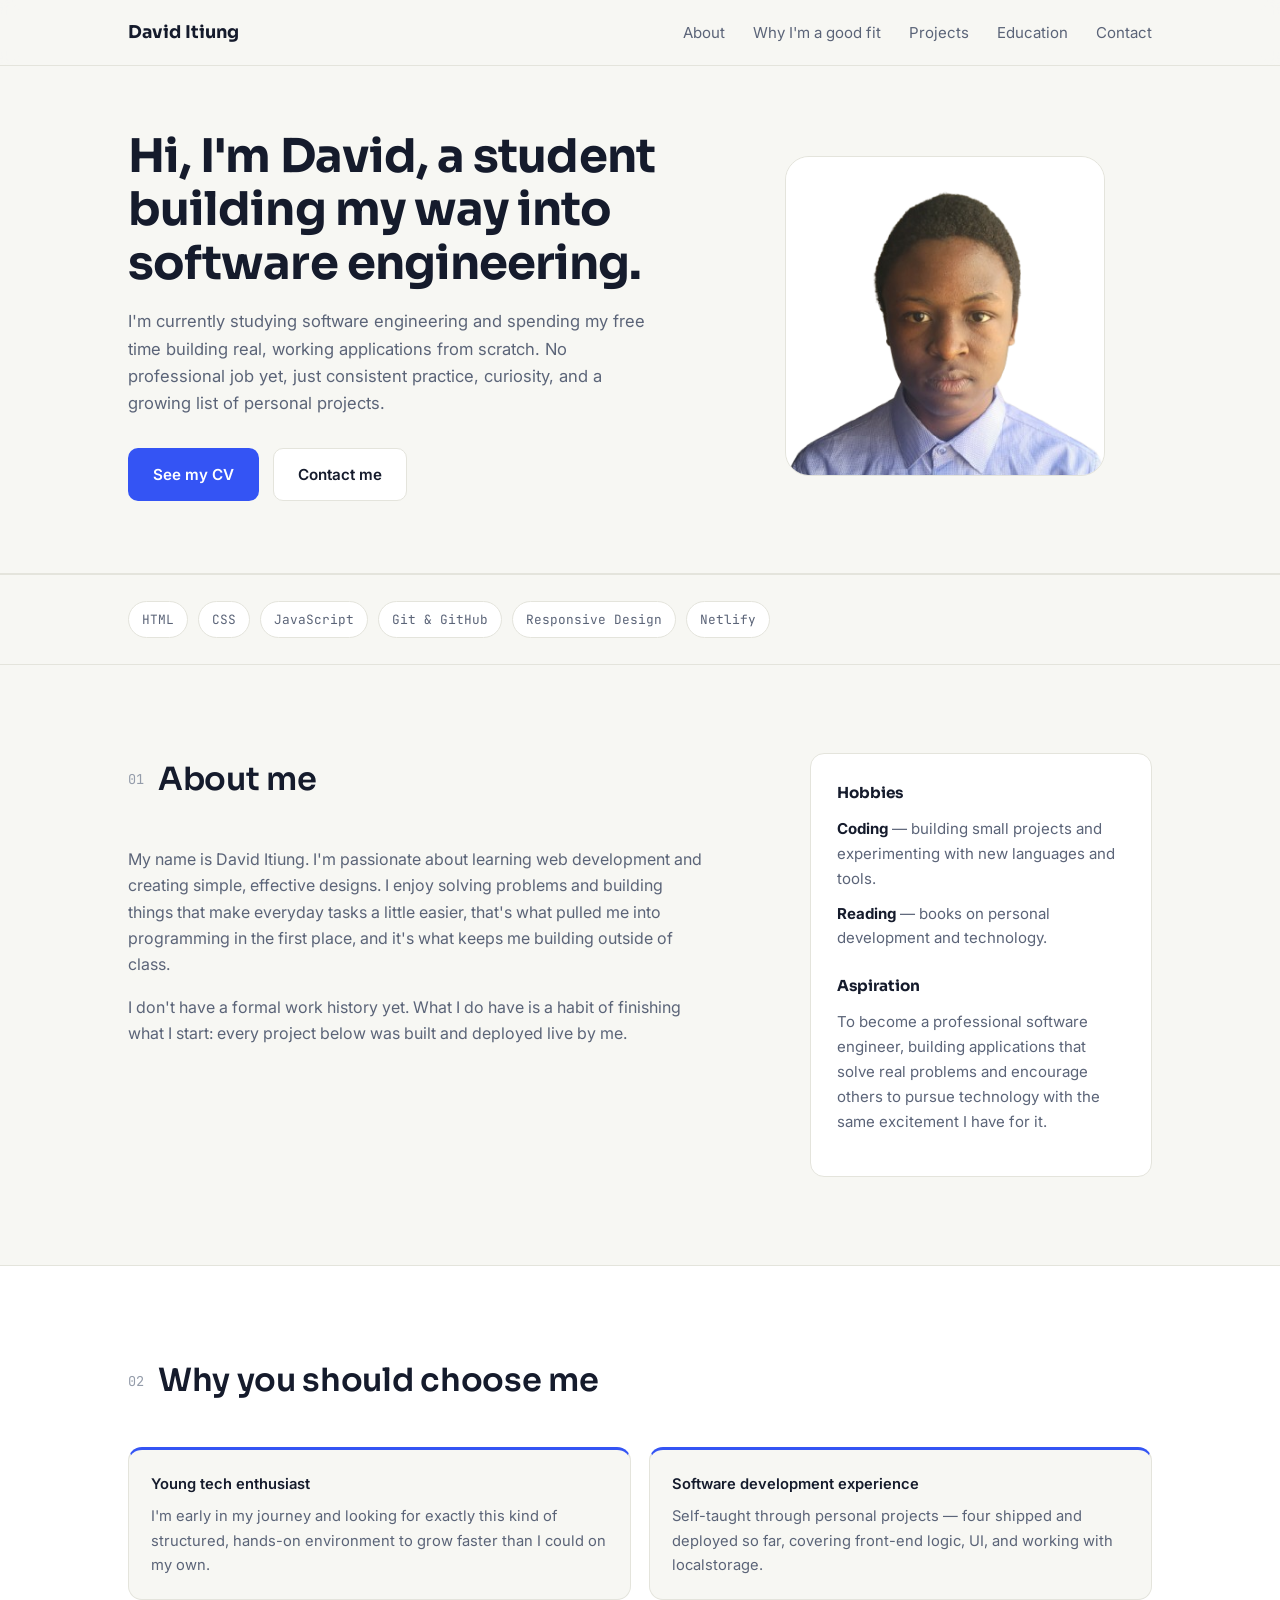
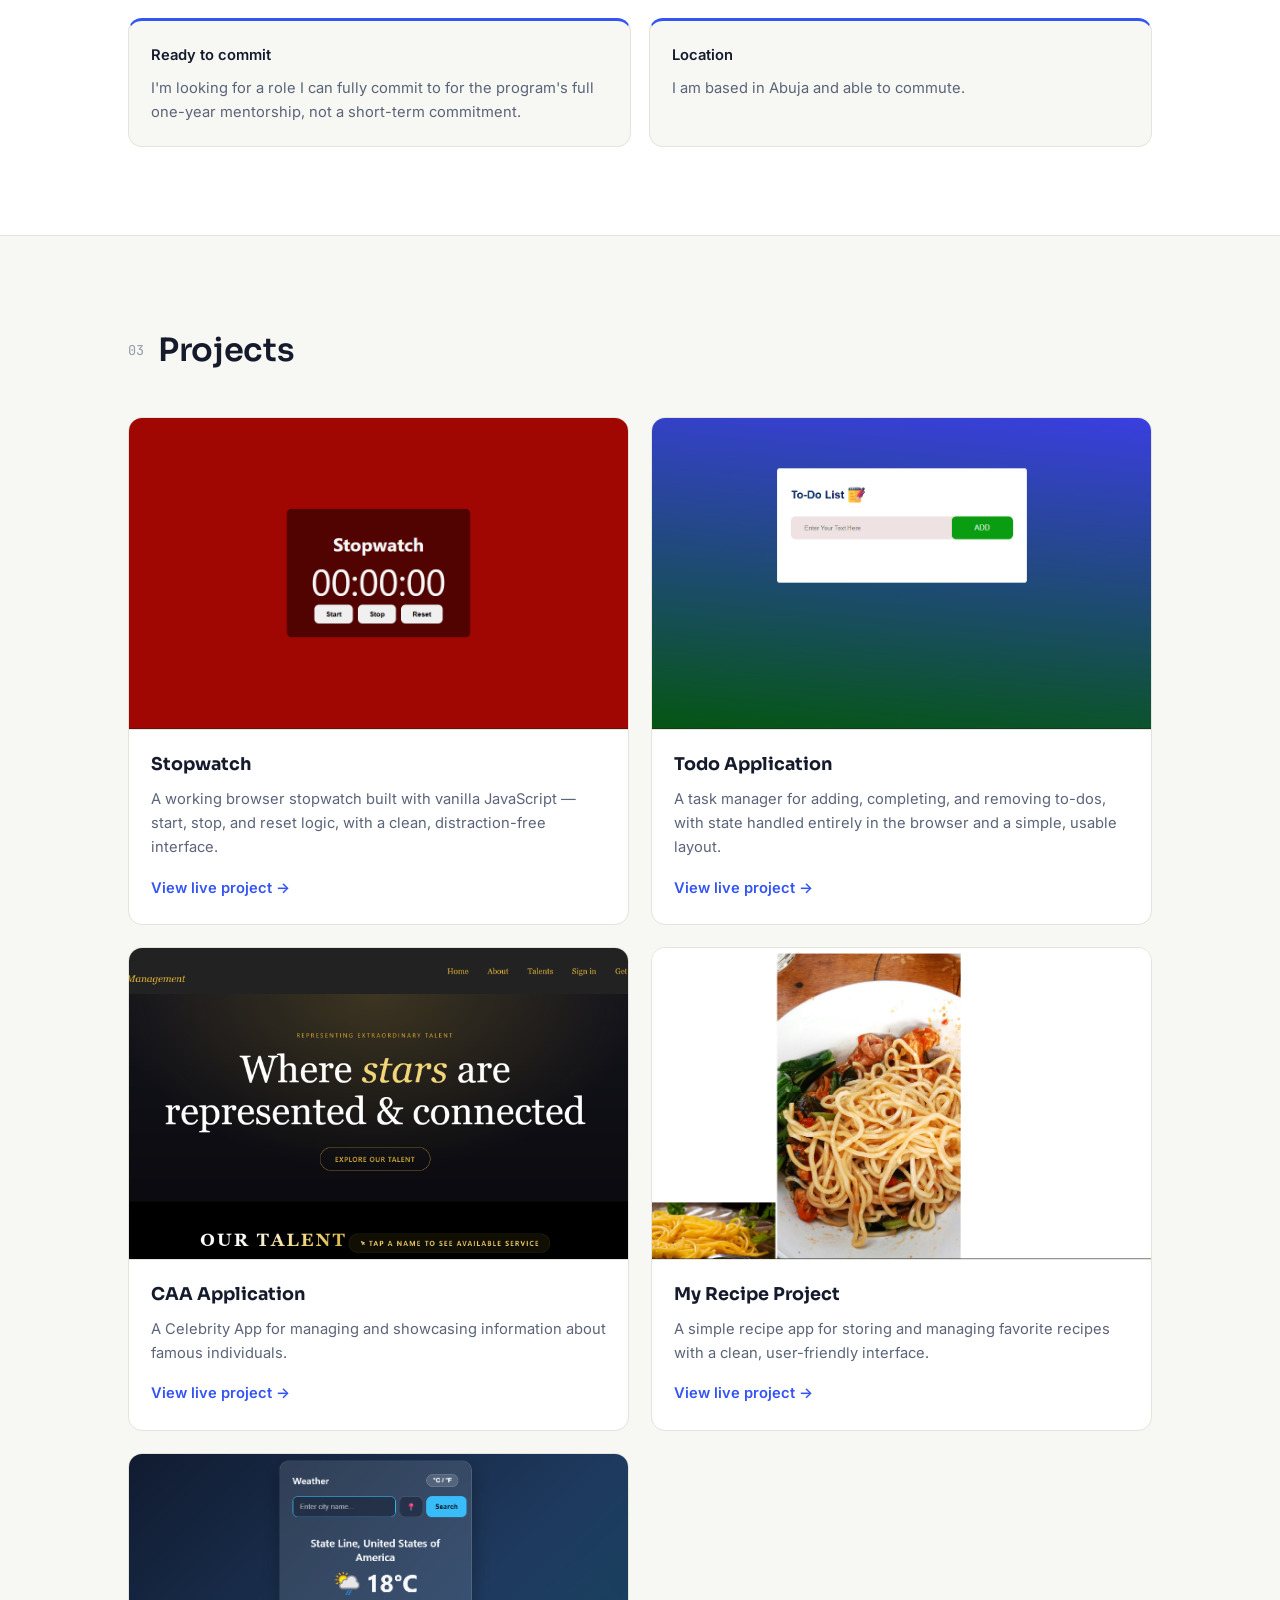
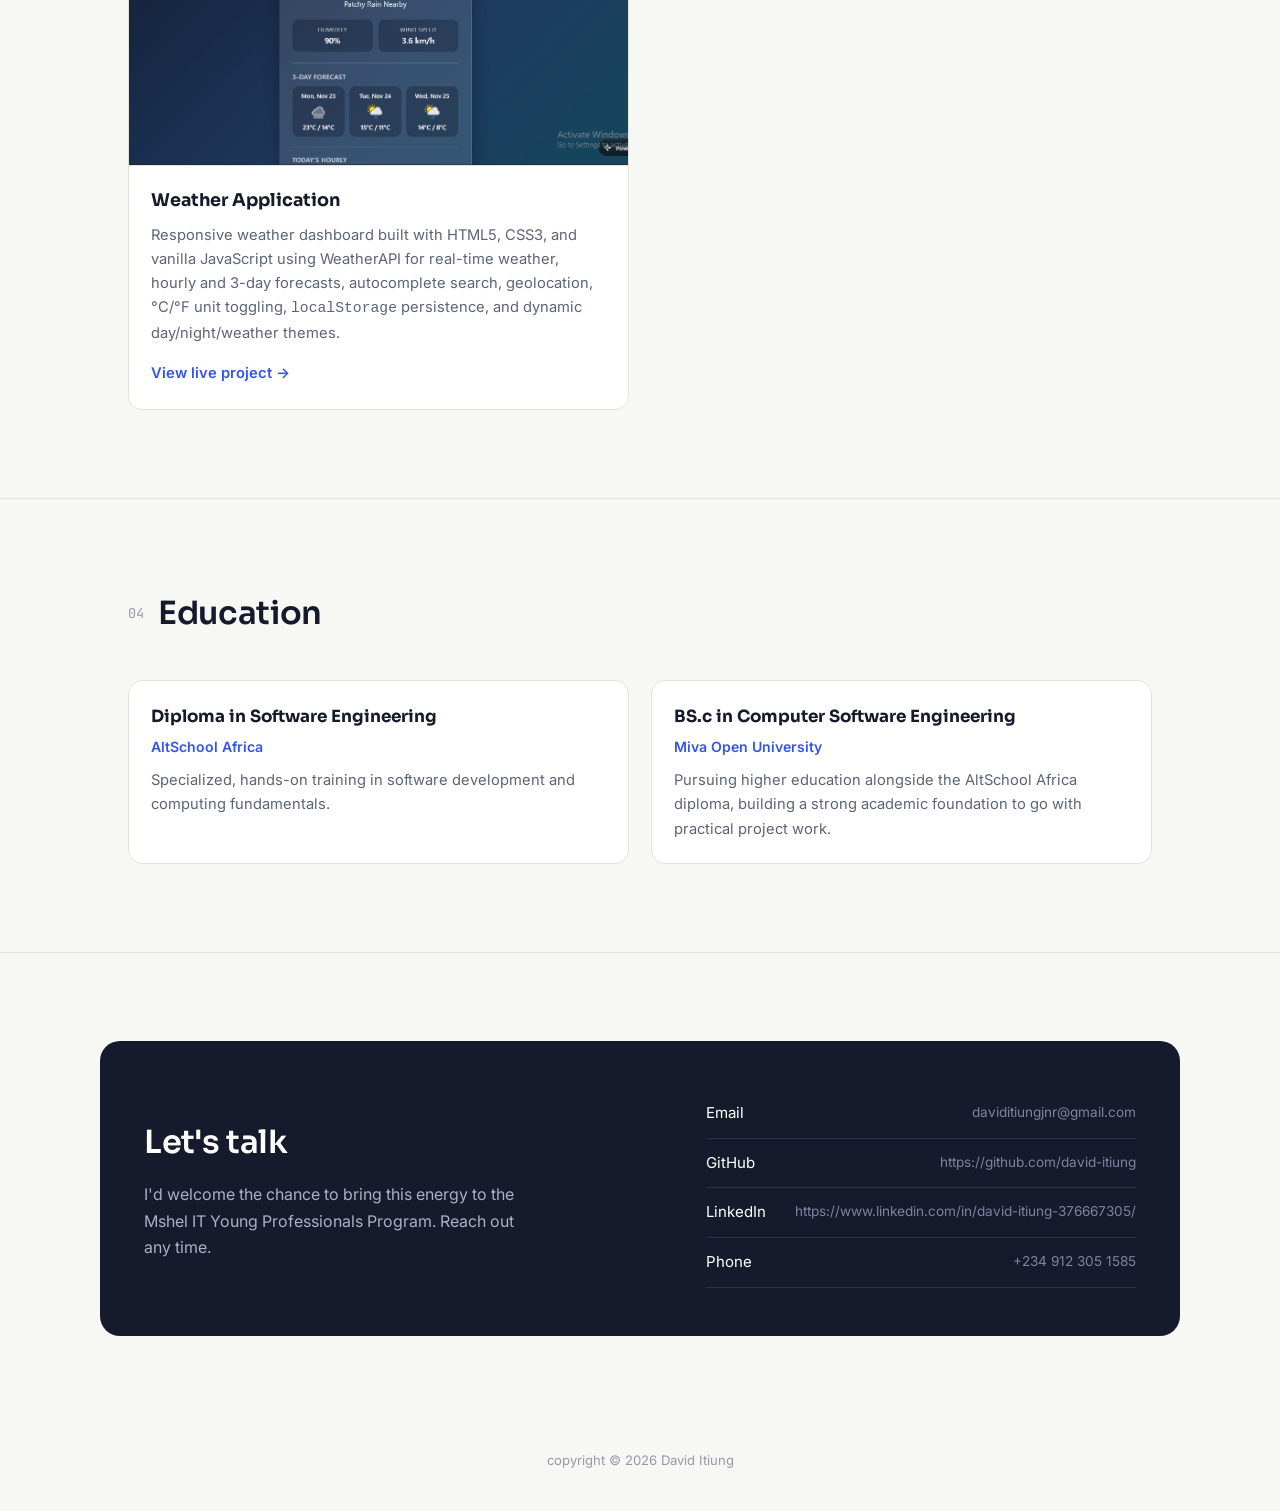
<file: index.html>
<!DOCTYPE html>
<html lang="en">
<head>
<meta charset="UTF-8">
<meta name="viewport" content="width=device-width, initial-scale=1.0">
<title>David Itiung — Aspiring Software Engineer</title>
<link rel="preconnect" href="https://fonts.googleapis.com">
<link rel="preconnect" href="https://fonts.gstatic.com" crossorigin>
<link href="https://fonts.googleapis.com/css2?family=Sora:wght@500;600;700&family=Inter:wght@400;500;600&family=JetBrains+Mono:wght@500&display=swap" rel="stylesheet">
<link rel="stylesheet" href="style.css">
</head>
<body>

<header class="site-header">
  <nav class="nav wrap">
    <a href="#top" class="brand">David Itiung</a>
    <ul class="nav-links" id="navLinks">
      <li><a href="#about">About</a></li>
      <li><a href="#fit">Why I'm a good fit</a></li>
      <li><a href="#projects">Projects</a></li>
      <li><a href="#education">Education</a></li>
      <li><a href="#contact">Contact</a></li>
    </ul>
    <button class="nav-toggle" id="navToggle" aria-label="Toggle menu" aria-expanded="false">
      <svg width="18" height="18" viewBox="0 0 18 18" fill="none"><path d="M2 4H16M2 9H16M2 14H16" stroke="currentColor" stroke-width="1.4"/></svg>
    </button>
  </nav>
</header>

<main id="top">

  <!-- HERO -->
  <section class="hero">
    <div class="wrap hero-grid">
      <div class="hero-text">
        <!-- <p class="tag-badge">Applying: Mshel IT Young Professionals Program</p> -->
        <h1>Hi, I'm David, a student building my way into software engineering.</h1>
        <p class="lede">I'm currently studying software engineering and spending my free time building real, working applications from scratch. No professional job yet, just consistent practice, curiosity, and a growing list of personal projects.</p>
        <div class="cta-row">
          <a href="https://drive.google.com/file/d/1sBCvOGcnR8YR-WGK9mXuzUW9VdCUR5rV/view?usp=drive_link" class="btn btn-primary">See my CV</a>
          <a href="#contact" class="btn btn-outline">Contact me</a>
        </div>
      </div>
      <div class="hero-image">
        <div class="profile-frame">
          <img src="Assets/David Passport.png" alt="David Itiung">
        </div>
      </div>
    </div>
  </section>

  <!-- STACK STRIP -->
  <div class="stack-strip">
    <div class="wrap stack-list">
      <span class="tag">HTML</span>
      <span class="tag">CSS</span>
      <span class="tag">JavaScript</span>
      <span class="tag">Git &amp; GitHub</span>
      <span class="tag">Responsive Design</span>
      <span class="tag">Netlify</span>
    </div>
  </div>

  <!-- ABOUT -->
  <section id="about">
    <div class="wrap about-grid">
      <div>
        <div class="section-head">
          <span class="section-num mono">01</span>
          <h2>About me</h2>
        </div>
        <p>My name is David Itiung. I'm passionate about learning web development and creating simple, effective designs. I enjoy solving problems and building things that make everyday tasks a little easier, that's what pulled me into programming in the first place, and it's what keeps me building outside of class.</p>
        <p>I don't have a formal work history yet. What I do have is a habit of finishing what I start: every project below was built and deployed live by me.</p>
      </div>
      <div class="card-panel">
        <h4>Hobbies</h4>
        <ul class="hobby-list">
          <li><strong>Coding</strong> — building small projects and experimenting with new languages and tools.</li>
          <li><strong>Reading</strong> — books on personal development and technology.</li>
        </ul>
        <h4>Aspiration</h4>
        <p class="aspiration-text">To become a professional software engineer, building applications that solve real problems and encourage others to pursue technology with the same excitement I have for it.</p>
      </div>
    </div>
  </section>

  <!-- WHY THIS PROGRAM FITS ME -->
  <section id="fit" class="fit-section">
    <div class="wrap">
      <div class="section-head">
        <span class="section-num mono">02</span>
        <h2>Why you should choose me</h2>
      </div>
      <div class="fit-grid">
        <div class="fit-card">
          <span class="fit-tag">Young tech enthusiast</span>
          <p>I'm early in my journey and looking for exactly this kind of structured, hands-on environment to grow faster than I could on my own.</p>
        </div>
        <div class="fit-card">
          <span class="fit-tag">Software development experience</span>
          <p>Self-taught through personal projects — four shipped and deployed so far, covering front-end logic, UI, and working with localstorage.</p>
        </div>
        <div class="fit-card">
          <span class="fit-tag">Ready to commit</span>
          <p>I'm looking for a role I can fully commit to for the program's full one-year mentorship, not a short-term commitment.</p>
        </div>
        <div class="fit-card">
          <span class="fit-tag">Location</span>
          <p>I am based in Abuja and able to commute.</p>
        </div>
      </div>
    </div>
  </section>

  <!-- PROJECTS -->
  <section id="projects">
    <div class="wrap">
      <div class="section-head">
        <span class="section-num mono">03</span>
        <h2>Projects</h2>
      </div>
      <div class="project-grid">

        <div class="project-card">
          <div class="project-thumb">
            <img src="Assets/first-project.png" alt="Stopwatch project screenshot">
          </div>
          <div class="project-body">
            <h3>Stopwatch</h3>
            <p>A working browser stopwatch built with vanilla JavaScript — start, stop, and reset logic, with a clean, distraction-free interface.</p>
            <a href="http://stopwatchapplication1.netlify.app/" target="_blank" rel="noopener" class="project-link">View live project →</a>
          </div>
        </div>

        <div class="project-card">
          <div class="project-thumb">
            <img src="Assets/second-project.png" alt="Todo application screenshot">
          </div>
          <div class="project-body">
            <h3>Todo Application</h3>
            <p>A task manager for adding, completing, and removing to-dos, with state handled entirely in the browser and a simple, usable layout.</p>
            <a href="https://david-itiung-todo.netlify.app/" target="_blank" rel="noopener" class="project-link">View live project →</a>
          </div>
        </div>

        <div class="project-card">
          <div class="project-thumb">
            <img src="Assets/forth-project.png" alt="CAA screenshot">
          </div>
          <div class="project-body">
            <h3>CAA Application</h3>
            <p>A Celebrity App for managing and showcasing information about famous individuals.</p>
            <a href="https://creativeartistagency1.netlify.app/" target="_blank" rel="noopener" class="project-link">View live project →</a>
          </div>
        </div>

        <div class="project-card">
          <div class="project-thumb">
            <img src="Assets/third-project.png" alt="my recipe project screenshot">
          </div>
          <div class="project-body">
            <h3>My Recipe Project</h3>
            <p>A simple recipe app for storing and managing favorite recipes with a clean, user-friendly interface.</p>
            <a href="https://david-recipe.netlify.app/" target="_blank" rel="noopener" class="project-link">View live project →</a>
          </div>
        </div>
        <div class="project-card">
          <div class="project-thumb">
            <img src="Assets/fifth-project.png" alt="my weather application project screenshot">
          </div>
          <div class="project-body">
            <h3>Weather Application</h3>
            <p>
    Responsive weather dashboard built with HTML5, CSS3, and vanilla JavaScript using WeatherAPI
    for real-time weather, hourly and 3-day forecasts, autocomplete search, geolocation, °C/°F
    unit toggling, <code>localStorage</code> persistence, and dynamic day/night/weather themes.
  </p>
            <a href="https://weatherdashboard147.netlify.app/" target="_blank" rel="noopener" class="project-link">View live project →</a>
          </div>
        </div>   
      </div>
    </div>
  </section>

  <!-- EDUCATION -->
  <section id="education">
    <div class="wrap">
      <div class="section-head">
        <span class="section-num mono">04</span>
        <h2>Education</h2>
      </div>
      <div class="edu-list">
        <div class="edu-item">
          <h3>Diploma in Software Engineering</h3>
          <p class="edu-org">AltSchool Africa</p>
          <p>Specialized, hands-on training in software development and computing fundamentals.</p>
        </div>
        <div class="edu-item">
          <h3>BS.c in Computer Software Engineering</h3>
          <p class="edu-org">Miva Open University</p>
          <p>Pursuing higher education alongside the AltSchool Africa diploma, building a strong academic foundation to go with practical project work.</p>
        </div>
      </div>
    </div>
  </section>

  <!-- CONTACT -->
  <section id="contact" class="contact">
    <div class="wrap contact-inner">
      <div>
        <h2>Let's talk</h2>
        <p>I'd welcome the chance to bring this energy to the Mshel IT Young Professionals Program. Reach out any time.</p>
      </div>
      <div class="contact-links">
        <a href="mailto:daviditiungjnr@gmail.com">Email <span class="arrow">daviditiungjnr@gmail.com</span></a>
        <a href="https://github.com/david-itiung" target="_blank" rel="noopener">GitHub <span class="arrow">https://github.com/david-itiung</span></a>
        <a href="https://www.linkedin.com/in/david-itiung-376667305/" target="_blank" rel="noopener">LinkedIn <span class="arrow">https://www.linkedin.com/in/david-itiung-376667305/</span></a>
        <a href="tel:+234 912 305 1585">Phone <span class="arrow">+234 912 305 1585</span></a>
      </div>
    </div>
  </section>

</main>

<footer>
  copyright © 2026 David Itiung
</footer>

<script>
  const navToggle = document.getElementById('navToggle');
  const navLinks = document.getElementById('navLinks');
  navToggle.addEventListener('click', () => {
    const open = navLinks.classList.toggle('open');
    navToggle.setAttribute('aria-expanded', open);
  });
  navLinks.querySelectorAll('a').forEach(a => a.addEventListener('click', () => {
    navLinks.classList.remove('open');
    navToggle.setAttribute('aria-expanded', false);
  }));
</script>

</body>
</html>
</file>
<file: style.css>
:root{
  --bg: #F7F7F3;
  --surface: #FFFFFF;
  --ink: #151B2C;
  --ink-dim: #5B6478;
  --ink-faint: #949CAA;
  --line: #E4E4DC;
  --accent: #3454F4;
  --accent-soft: #EAEDFF;
  --amber: #F2A93C;
  --radius: 14px;
  --max: 1080px;
}

*{ box-sizing: border-box; }
html{ scroll-behavior: smooth; }
body{
  margin:0;
  background: var(--bg);
  color: var(--ink);
  font-family: 'Inter', sans-serif;
  font-size: 16px;
  line-height: 1.65;
  -webkit-font-smoothing: antialiased;
}
h1,h2,h3,h4{ font-family: 'Sora', sans-serif; margin:0; }
a{ color:inherit; }
img{ max-width:100%; display:block; }
.mono{ font-family:'JetBrains Mono', monospace; }
::selection{ background: var(--accent); color:#fff; }
:focus-visible{ outline: 2px solid var(--accent); outline-offset: 3px; }

.wrap{ max-width: var(--max); margin:0 auto; padding: 0 28px; }

/* Header */
.site-header{
  position: sticky; top:0; z-index:50;
  background: rgba(247,247,243,0.9);
  backdrop-filter: blur(8px);
  border-bottom: 1px solid var(--line);
}
.nav{ display:flex; align-items:center; justify-content:space-between; padding: 18px 28px; }
.brand{ font-family:'Sora', sans-serif; font-weight:700; font-size:1.1rem; text-decoration:none; }
.nav-links{ display:flex; gap:28px; list-style:none; margin:0; padding:0; }
.nav-links a{ text-decoration:none; color: var(--ink-dim); font-size:0.94rem; transition: color 0.15s ease; }
.nav-links a:hover{ color: var(--ink); }
.nav-toggle{ display:none; background:none; border:1px solid var(--line); border-radius:8px; width:38px; height:38px; align-items:center; justify-content:center; cursor:pointer; color: var(--ink); }

/* Sections */
section{ padding: 88px 0; border-bottom: 1px solid var(--line); }
section:last-of-type{ border-bottom:none; }
.section-head{ display:flex; align-items:center; gap:14px; margin-bottom: 40px; }
.section-num{ color: var(--ink-faint); font-size:0.85rem; }
h2{ font-size: clamp(1.5rem, 3vw, 2rem); font-weight:600; letter-spacing:-0.01em; }

/* Hero */
.hero{ padding-top: 64px; padding-bottom: 72px; }
.hero-grid{ display:grid; grid-template-columns: 1.15fr 0.85fr; gap:52px; align-items:center; }
.tag-badge{
  display:inline-block;
  font-size:0.82rem;
  font-weight:500;
  color: var(--accent);
  background: var(--accent-soft);
  border-radius: 20px;
  padding: 7px 14px;
  margin-bottom: 20px;
}
.hero h1{
  font-size: clamp(2rem, 4.4vw, 2.9rem);
  line-height:1.15;
  font-weight:700;
  letter-spacing:-0.02em;
  margin-bottom: 18px;
}
.hero .lede{
  color: var(--ink-dim);
  max-width: 52ch;
  font-size: 1.04rem;
  margin-bottom: 30px;
}
.cta-row{ display:flex; gap:14px; flex-wrap:wrap; }
.btn{
  display:inline-flex; align-items:center; gap:8px;
  padding: 13px 24px;
  font-family:'Inter', sans-serif;
  font-size:0.95rem; font-weight:600;
  text-decoration:none;
  border-radius: 10px;
  border: 1px solid transparent;
  cursor:pointer;
  transition: all 0.15s ease;
}
.btn-primary{ background: var(--accent); color:#fff; }
.btn-primary:hover{ background:#2843d6; }
.btn-outline{ border-color: var(--line); color: var(--ink); background: var(--surface); }
.btn-outline:hover{ border-color: var(--accent); color: var(--accent); }

.hero-image{ display:flex; justify-content:center; }
.profile-frame{
  width: 100%;
  max-width: 320px;
  aspect-ratio: 1/1;
  border-radius: 24px;
  overflow:hidden;
  background: var(--accent-soft);
  border: 1px solid var(--line);
}
.profile-frame img{ width:100%; height:100%; object-fit: cover; }

/* Stack strip */
.stack-strip{ padding: 26px 0; border-bottom:1px solid var(--line); border-top:1px solid var(--line); }
.stack-list{ display:flex; flex-wrap:wrap; gap:10px; }
.tag{
  font-family:'JetBrains Mono', monospace;
  font-size:0.8rem;
  color: var(--ink-dim);
  background: var(--surface);
  border: 1px solid var(--line);
  padding: 7px 13px;
  border-radius: 20px;
}

/* About */
.about-grid{ display:grid; grid-template-columns: 1.3fr 0.7fr; gap:48px; }
.about-grid p{ color: var(--ink-dim); max-width: 58ch; margin: 0 0 16px 0; }
.card-panel{
  background: var(--surface);
  border: 1px solid var(--line);
  border-radius: var(--radius);
  padding: 26px;
}
.card-panel h4{ font-size:0.95rem; margin-bottom:12px; color: var(--ink); }
.card-panel h4:not(:first-child){ margin-top:22px; }
.hobby-list{ list-style:none; margin:0; padding:0; display:flex; flex-direction:column; gap:10px; }
.hobby-list li{ color: var(--ink-dim); font-size:0.94rem; }
.hobby-list strong{ color: var(--ink); }
.aspiration-text{ color: var(--ink-dim); font-size:0.94rem; margin:0; }

/* Fit section */
.fit-section{ background: var(--surface); }
.fit-grid{ display:grid; grid-template-columns: repeat(2,1fr); gap:18px; }
.fit-card{
  border: 1px solid var(--line);
  border-radius: var(--radius);
  padding: 22px;
  background: var(--bg);
  border-top: 3px solid var(--accent);
}
.fit-tag{ display:block; font-weight:600; font-size:0.92rem; margin-bottom:8px; color: var(--ink); }
.fit-card p{ color: var(--ink-dim); font-size:0.92rem; margin:0; }
.fit-note{
  margin-top: 22px;
  font-size: 0.86rem;
  color: var(--amber);
  background: #FFF7E8;
  border: 1px dashed #EBC177;
  border-radius: 10px;
  padding: 12px 16px;
}

/* Projects */
.project-grid{ display:grid; grid-template-columns: repeat(2, 1fr); gap:22px; }
.project-card{
  display: flex;
  flex-direction: column;
  border: 1px solid var(--line);
  border-radius: var(--radius);
  overflow:hidden;
  background: var(--surface);
  transition: transform 0.15s ease, border-color 0.15s ease;
}
.project-card:hover{ transform: translateY(-3px); border-color: var(--accent); }
.project-thumb{
  aspect-ratio: 16/10;
  background: var(--accent-soft);
  border-bottom: 1px solid var(--line);
  overflow:hidden;
}
.project-thumb img{ width:100%; height:100%; object-fit:cover; }
.project-body{
  display: flex;
  flex-direction: column;
  flex: 1;
  padding: 20px 22px 24px;
}
.project-body h3{ font-size:1.1rem; margin-bottom:8px; }
.project-body p{ color: var(--ink-dim); font-size:0.92rem; margin: 0 0 16px 0; }
.project-link{
  margin-top: auto;
  font-size:0.92rem;
  font-weight:600;
  color: var(--accent);
  text-decoration:none;
}
.project-link:hover{ text-decoration: underline; }

/* Education */
.edu-list{ display:grid; grid-template-columns: repeat(2,1fr); gap:22px; }
.edu-item{
  border: 1px solid var(--line);
  border-radius: var(--radius);
  padding: 22px;
  background: var(--surface);
}
.edu-item h3{ font-size:1.05rem; margin-bottom:4px; }
.edu-org{ color: var(--accent); font-weight:600; font-size:0.88rem; margin: 0 0 10px 0; }
.edu-item p:not(.edu-org){ color: var(--ink-dim); font-size:0.92rem; margin:0; }

/* Contact */
.contact-inner{
  background: var(--ink);
  color: #F4F5F8;
  border-radius: 20px;
  padding: 48px 44px;
  display:grid;
  grid-template-columns: 1.1fr 0.9fr;
  gap: 36px;
  align-items:center;
}
.contact h2{ color:#fff; margin-bottom:12px; }
.contact-inner > div:first-child p{ color:#AAB1C4; max-width:40ch; margin:0; }
.contact-links{ display:flex; flex-direction:column; gap:0; }
.contact-links a{
  text-decoration:none;
  color:#fff;
  font-size:0.94rem;
  padding: 12px 0;
  border-bottom: 1px solid #2A314A;
  display:flex; justify-content:space-between;
  transition: color 0.15s ease;
}
.contact-links a:hover{ color: var(--amber); }
.contact-links a .arrow{ color:#7B84A0; font-size:0.85rem; }

footer{
  padding: 26px 0 40px;
  text-align:center;
  color: var(--ink-faint);
  font-size:0.82rem;
}

/* Responsive */
@media (max-width: 860px){
  .hero-grid{ grid-template-columns:1fr; }
  .hero-image{ order:-1; }
  .about-grid{ grid-template-columns:1fr; }
  .fit-grid{ grid-template-columns:1fr; }
  .project-grid{ grid-template-columns:1fr; }
  .edu-list{ grid-template-columns:1fr; }
  .contact-inner{ grid-template-columns:1fr; padding: 34px 26px; }
}
@media (max-width: 640px){
  .wrap, .nav{ padding-left:20px; padding-right:20px; }
  .nav-links{
    position:absolute; top:100%; left:0; right:0;
    background: var(--bg);
    border-bottom:1px solid var(--line);
    flex-direction:column;
    padding: 18px 20px;
    gap:16px;
    display:none;
  }
  .nav-links.open{ display:flex; }
  .nav-toggle{ display:flex; }
  section{ padding: 60px 0; }
}

@media (prefers-reduced-motion: reduce){
  html{ scroll-behavior:auto; }
  .project-card{ transition:none; }
}
</file>
